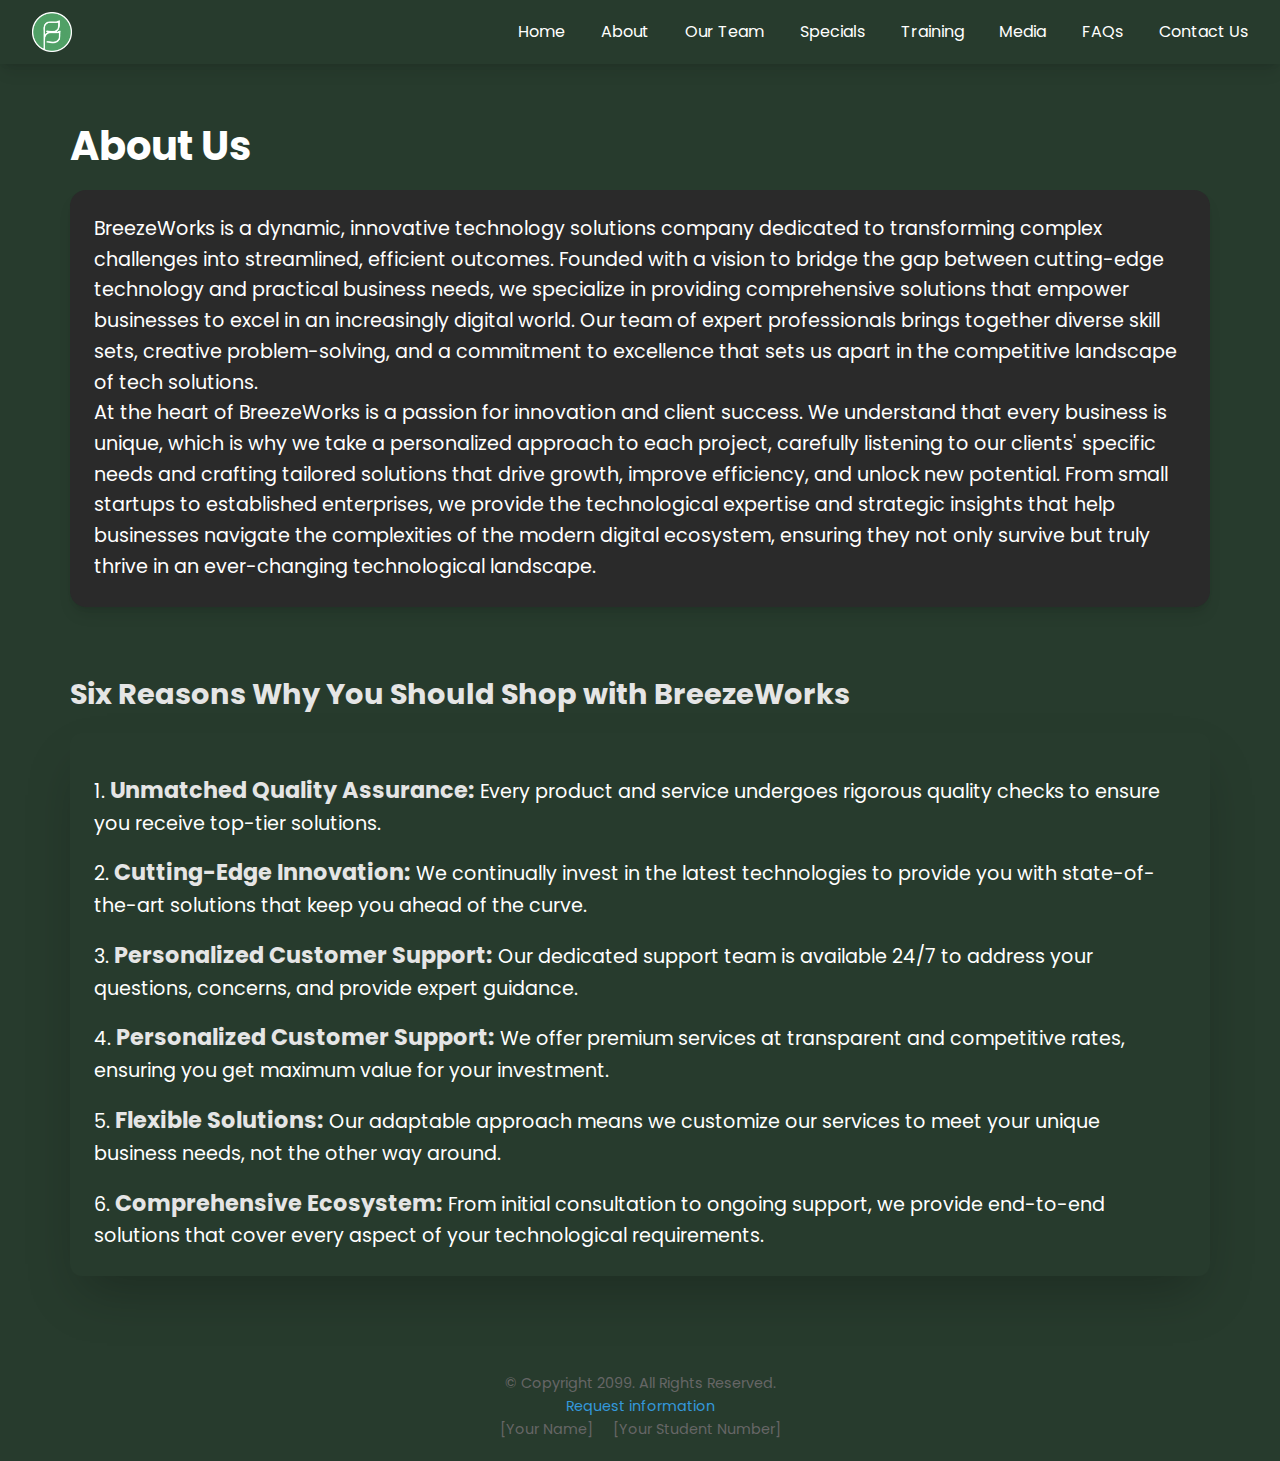
<file: pages/about.html>
<!DOCTYPE html>
<html lang="en">
  <head>
    <meta charset="UTF-8" />
    <meta name="viewport" content="width=device-width, initial-scale=1.0" />
    <title>BreezeWorks - About us</title>
    <link rel="preconnect" href="https://fonts.googleapis.com" />
    <link rel="preconnect" href="https://fonts.gstatic.com" crossorigin />
    <link
      href="https://fonts.googleapis.com/css2?family=Poppins:ital,wght@0,100;0,200;0,300;0,400;0,500;0,600;0,700;0,800;0,900;1,100;1,200;1,300;1,400;1,500;1,600;1,700;1,800;1,900&display=swap"
      rel="stylesheet"
    />
    <link rel="icon" type="image/x-icon" href="../images/logo.png" />
    <link rel="stylesheet" href="../css/styles.css" />
    <link rel="stylesheet" href="../css/about.css" />
  </head>
  <body>
    <nav>
      <a href="../index.html" class="nav-logo">
        <img src="../images/logo.png" alt="BreezeWorks Logo" class="logo" />
      </a>
      <div class="nav-links-container">
        <a href="../index.html">Home</a>
        <a href="./about.html">About</a>
        <a href="./team.html">Our Team</a>
        <a href="./specials.html">Specials</a>
        <a href="./training.html">Training</a>
        <a href="./media.html">Media</a>
        <a href="./faqs.html">FAQs</a>
        <a href="./contact.html">Contact Us</a>
      </div>
    </nav>
    <div class="container">
      <main>
        <h1>About Us</h1>
        <section class="card">
          <p>
            BreezeWorks is a dynamic, innovative technology solutions company
            dedicated to transforming complex challenges into streamlined,
            efficient outcomes. Founded with a vision to bridge the gap between
            cutting-edge technology and practical business needs, we specialize
            in providing comprehensive solutions that empower businesses to
            excel in an increasingly digital world. Our team of expert
            professionals brings together diverse skill sets, creative
            problem-solving, and a commitment to excellence that sets us apart
            in the competitive landscape of tech solutions. <br />
            At the heart of BreezeWorks is a passion for innovation and client
            success. We understand that every business is unique, which is why
            we take a personalized approach to each project, carefully listening
            to our clients' specific needs and crafting tailored solutions that
            drive growth, improve efficiency, and unlock new potential. From
            small startups to established enterprises, we provide the
            technological expertise and strategic insights that help businesses
            navigate the complexities of the modern digital ecosystem, ensuring
            they not only survive but truly thrive in an ever-changing
            technological landscape.
          </p>
        </section>

        <section class="why-shop-with-us">
          <h2>Six Reasons Why You Should Shop with BreezeWorks</h2>
          <ol>
            <li>
              <span>Unmatched Quality Assurance:</span> Every product and
              service undergoes rigorous quality checks to ensure you receive
              top-tier solutions.
            </li>

            <li>
              <span>Cutting-Edge Innovation:</span> We continually invest in the
              latest technologies to provide you with state-of-the-art solutions
              that keep you ahead of the curve.
            </li>

            <li>
              <span>Personalized Customer Support:</span> Our dedicated support
              team is available 24/7 to address your questions, concerns, and
              provide expert guidance.
            </li>

            <li>
              <span>Personalized Customer Support:</span> We offer premium
              services at transparent and competitive rates, ensuring you get
              maximum value for your investment.
            </li>

            <li>
              <span>Flexible Solutions:</span> Our adaptable approach means we
              customize our services to meet your unique business needs, not the
              other way around.
            </li>

            <li>
              <span>Comprehensive Ecosystem:</span> From initial consultation to
              ongoing support, we provide end-to-end solutions that cover every
              aspect of your technological requirements.
            </li>
          </ol>
        </section>
      </main>
    </div>
    <footer>
      &copy; Copyright 2099. All Rights Reserved.<br />
      <a href="mailto:info@breezeworks.com">Request information</a><br />
      [Your Name] &nbsp; &nbsp; [Your Student Number]
    </footer>
  </body>
</html>
</file>
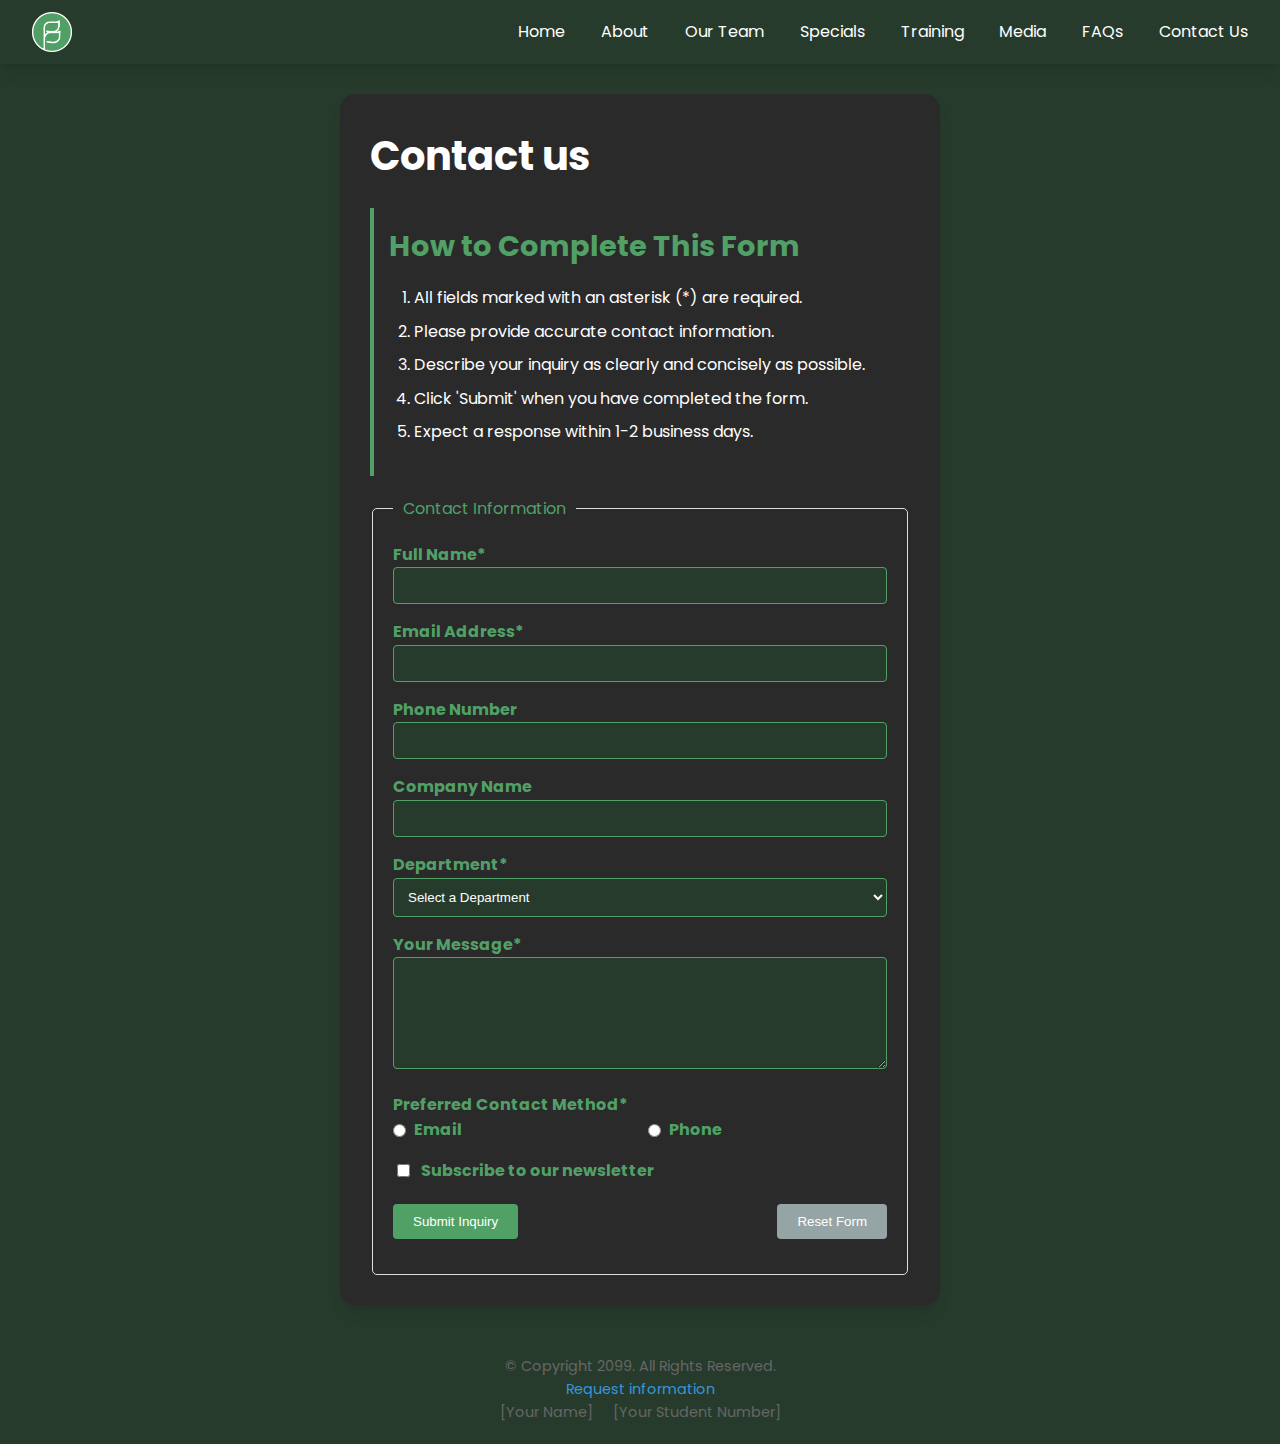
<file: pages/contact.html>
<!DOCTYPE html>
<html lang="en">
  <head>
    <meta charset="UTF-8" />
    <meta name="viewport" content="width=device-width, initial-scale=1.0" />
    <title>BreezeWorks - Specials</title>
    <link rel="preconnect" href="https://fonts.googleapis.com" />
    <link rel="preconnect" href="https://fonts.gstatic.com" crossorigin />
    <link rel="icon" type="image/x-icon" href="../images/logo.png" />
    <link
      href="https://fonts.googleapis.com/css2?family=Poppins:ital,wght@0,100;0,200;0,300;0,400;0,500;0,600;0,700;0,800;0,900;1,100;1,200;1,300;1,400;1,500;1,600;1,700;1,800;1,900&display=swap"
      rel="stylesheet"
    />
    <link rel="stylesheet" href="../css/styles.css" />
    <link rel="stylesheet" href="../css/contact.css" />
  </head>
  <body>
    <nav>
      <a href="../index.html" class="nav-logo">
        <img src="../images/logo.png" alt="BreezeWorks Logo" class="logo" />
      </a>
      <div class="nav-links-container">
        <a href="../index.html">Home</a>
        <a href="./about.html">About</a>
        <a href="./team.html">Our Team</a>
        <a href="./specials.html">Specials</a>
        <a href="./training.html">Training</a>
        <a href="./media.html">Media</a>
        <a href="./faqs.html">FAQs</a>
        <a href="./contact.html">Contact Us</a>
      </div>
    </nav>
    <div class="card form-container">
      <div>
        <h1>Contact us</h1>

        <div class="form-instructions">
          <h2>How to Complete This Form</h2>
          <ol>
            <li>All fields marked with an asterisk (*) are required.</li>
            <li>Please provide accurate contact information.</li>
            <li>Describe your inquiry as clearly and concisely as possible.</li>
            <li>Click 'Submit' when you have completed the form.</li>
            <li>Expect a response within 1-2 business days.</li>
          </ol>
        </div>

        <form action="#" method="post">
          <fieldset>
            <legend>Contact Information</legend>

            <div class="form-group">
              <label for="fullName">Full Name*</label>
              <input type="text" id="fullName" name="fullName" required />
            </div>

            <div class="form-group">
              <label for="email">Email Address*</label>
              <input type="email" id="email" name="email" required />
            </div>

            <div class="form-group">
              <label for="phone">Phone Number</label>
              <input type="tel" id="phone" name="phone" />
            </div>

            <div class="form-group">
              <label for="company">Company Name</label>
              <input type="text" id="company" name="company" />
            </div>

            <div class="form-group">
              <label for="department">Department*</label>
              <select id="department" name="department" required>
                <option value="">Select a Department</option>
                <option value="sales">Sales</option>
                <option value="support">Technical Support</option>
                <option value="billing">Billing</option>
                <option value="general">General Inquiry</option>
              </select>
            </div>

            <div class="form-group">
              <label for="message">Your Message*</label>
              <textarea
                id="message"
                name="message"
                rows="6"
                required
              ></textarea>
            </div>

            <div class="form-group">
              <label>Preferred Contact Method*</label>
              <div class="radio-group">
                <div class="radio-container">
                  <input
                    type="radio"
                    id="contactEmail"
                    name="contactMethod"
                    value="email"
                    required
                  />
                  <label for="contactEmail">Email</label>
                </div>
                <div class="radio-container">
                  <input
                    type="radio"
                    id="contactPhone"
                    name="contactMethod"
                    value="phone"
                  />
                  <label for="contactPhone">Phone</label>
                </div>
              </div>
            </div>

            <div class="form-group">
              <label style="display: flex; gap: 8px; align-items: center;">
                <input type="checkbox" name="subscribe" value="yes" style=" width: auto;" />
                Subscribe to our newsletter
              </label>
            </div>

            <div class="form-group submit-group">
              <button type="submit">Submit Inquiry</button>
              <button type="reset">Reset Form</button>
            </div>
          </fieldset>
        </form>
      </div>
    </div>
    <footer>
      &copy; Copyright 2099. All Rights Reserved.<br />
      <a href="mailto:info@breezeworks.com">Request information</a><br />
      [Your Name] &nbsp; &nbsp; [Your Student Number]
    </footer>
  </body>
</html>
</file>
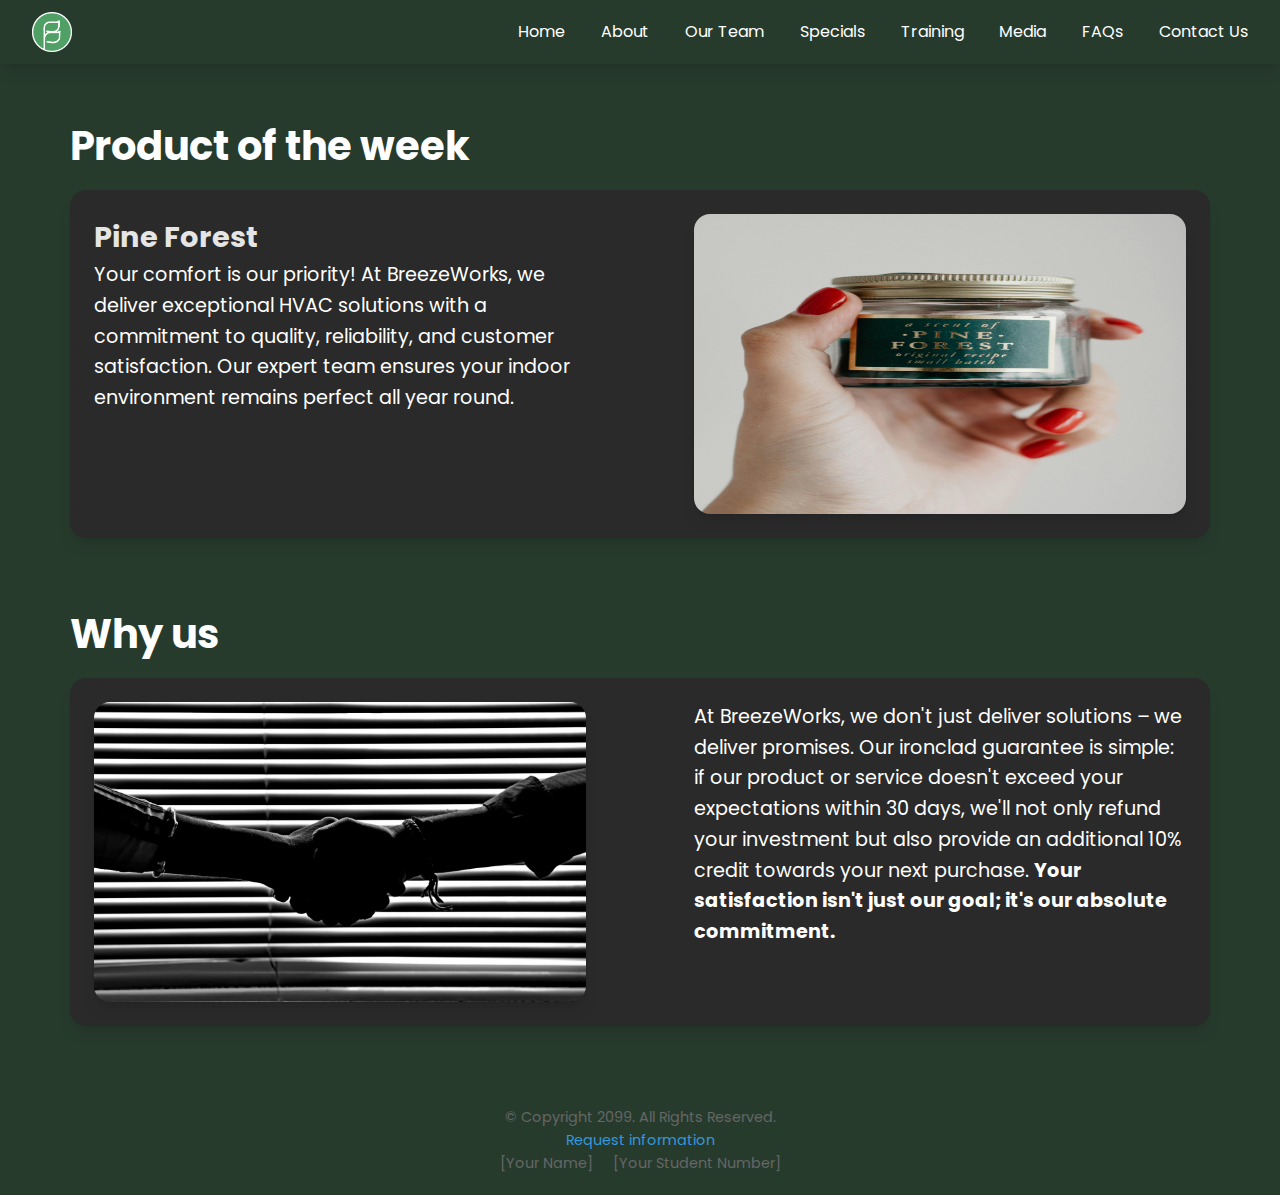
<file: pages/specials.html>
<!DOCTYPE html>
<html lang="en">
  <head>
    <meta charset="UTF-8" />
    <meta name="viewport" content="width=device-width, initial-scale=1.0" />
    <title>BreezeWorks - Specials</title>
    <link rel="preconnect" href="https://fonts.googleapis.com" />
    <link rel="preconnect" href="https://fonts.gstatic.com" crossorigin />
    <link rel="icon" type="image/x-icon" href="../images/logo.png">
    <link
      href="https://fonts.googleapis.com/css2?family=Poppins:ital,wght@0,100;0,200;0,300;0,400;0,500;0,600;0,700;0,800;0,900;1,100;1,200;1,300;1,400;1,500;1,600;1,700;1,800;1,900&display=swap"
      rel="stylesheet"
    />
    <link rel="stylesheet" href="../css/styles.css" />
  </head>
  <body>
    <nav>
      <a href="../index.html" class="nav-logo">
        <img src="../images/logo.png" alt="BreezeWorks Logo" class="logo" />
      </a>
      <div class="nav-links-container">
        <a href="../index.html">Home</a>
        <a href="./about.html">About</a>
        <a href="./team.html">Our Team</a>
        <a href="./specials.html">Specials</a>
        <a href="./training.html">Training</a>
        <a href="./media.html">Media</a>
        <a href="./faqs.html">FAQs</a>
        <a href="./contact.html">Contact Us</a>
      </div>
    </nav>
    <div class="container">
      <main>
        <div>
          <h1>Product of the week</h1>
          <div class="card">
            <div>
              <h2>Pine Forest</h2>
              <p>
                Your comfort is our priority! At BreezeWorks, we deliver
                exceptional HVAC solutions with a commitment to quality,
                reliability, and customer satisfaction. Our expert team ensures
                your indoor environment remains perfect all year round.
              </p>
            </div>
            <img
              src="../images/product-of-the-week.jpg"
              alt="Product of the week"
              width="50%"
              height="300px"
            />
          </div>
        </div>
        <div style="margin-top: 64px">
          <h1>Why us</h1>
          <div class="card">
            <img
              src="../images/guarantee.jpg"
              alt="Product of the week"
              width="50%"
              height="300px"
            />
            <div>
              <p>
                At BreezeWorks, we don't just deliver solutions &ndash; we
                deliver promises. Our ironclad guarantee is simple: if our
                product or service doesn't exceed your expectations within 30
                days, we'll not only refund your investment but also provide an
                additional 10% credit towards your next purchase.
                <strong
                  >Your satisfaction isn't just our goal; it's our absolute
                  commitment.</strong
                >
              </p>
            </div>
          </div>
        </div>
      </main>
    </div>
    <footer>
      &copy; Copyright 2099. All Rights Reserved.<br />
      <a href="mailto:info@breezeworks.com">Request information</a><br />
      [Your Name] &nbsp; &nbsp; [Your Student Number]
    </footer>
  </body>
</html>
</file>
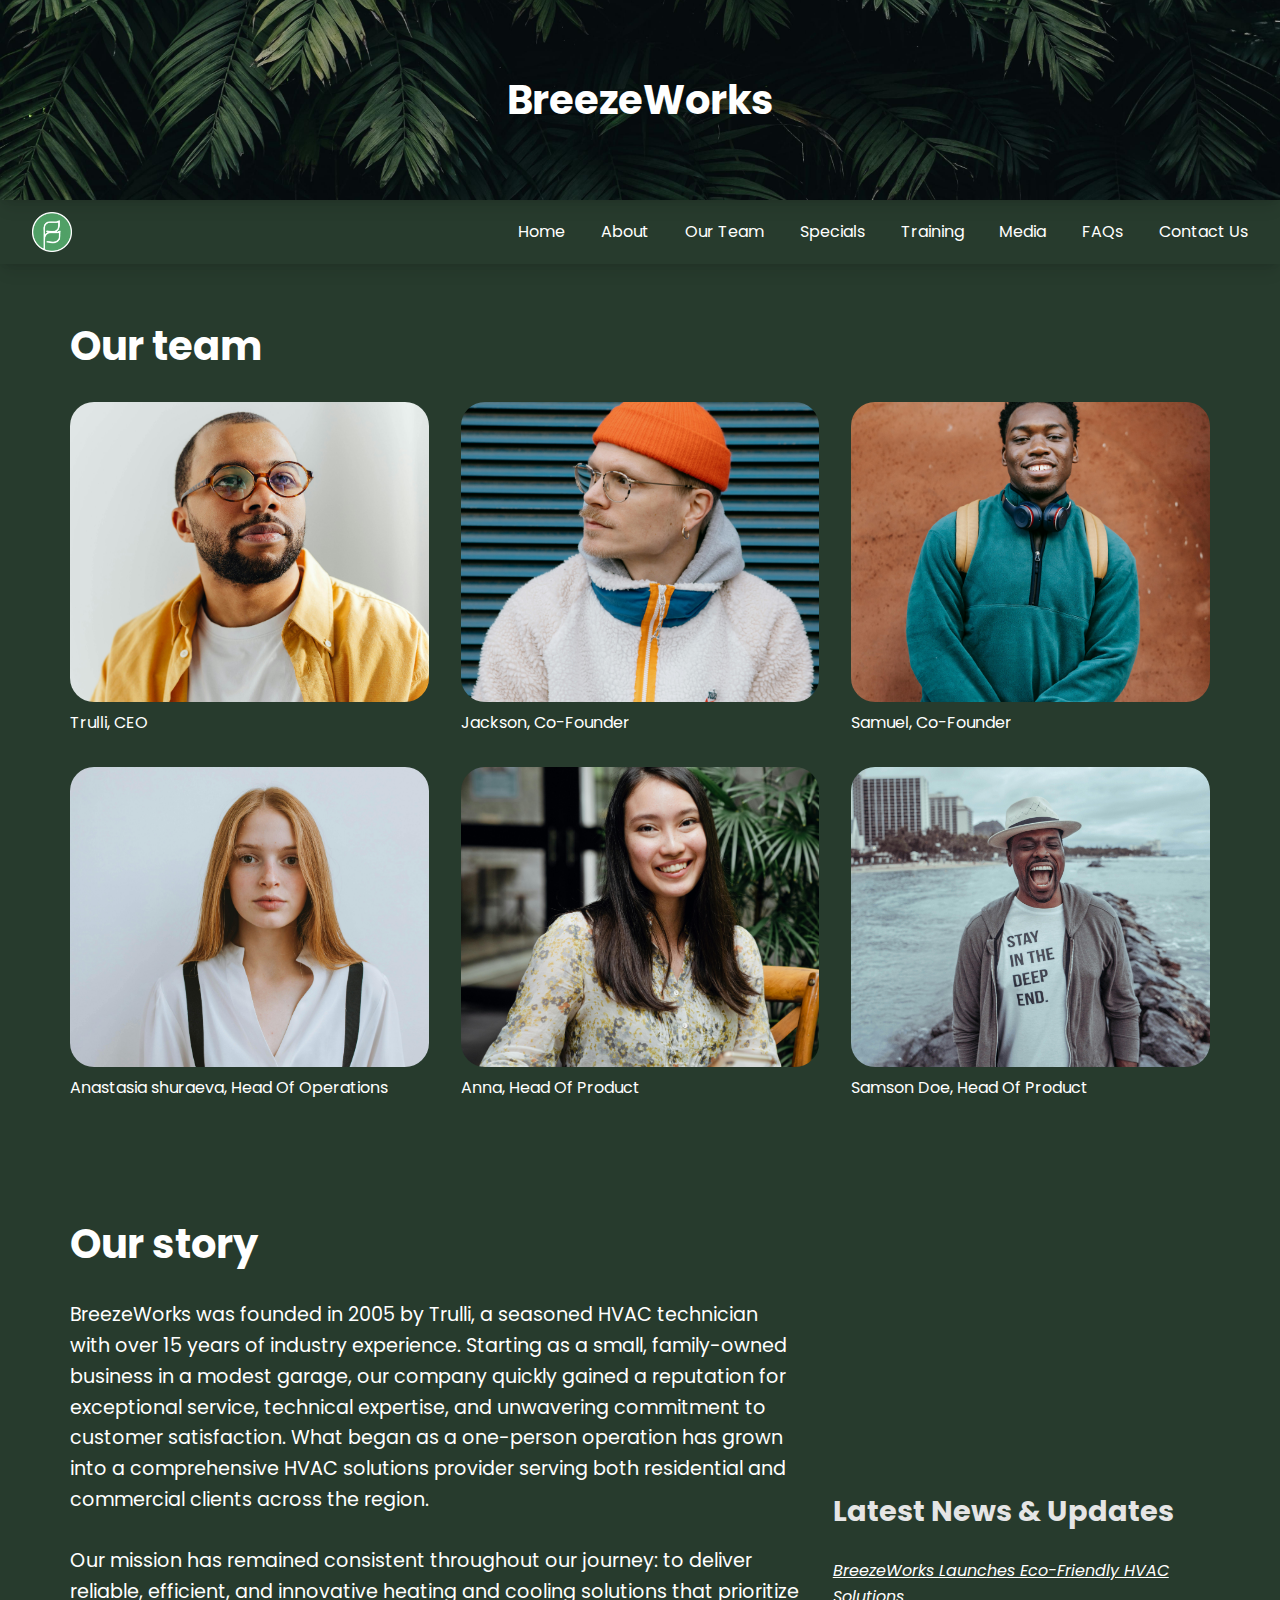
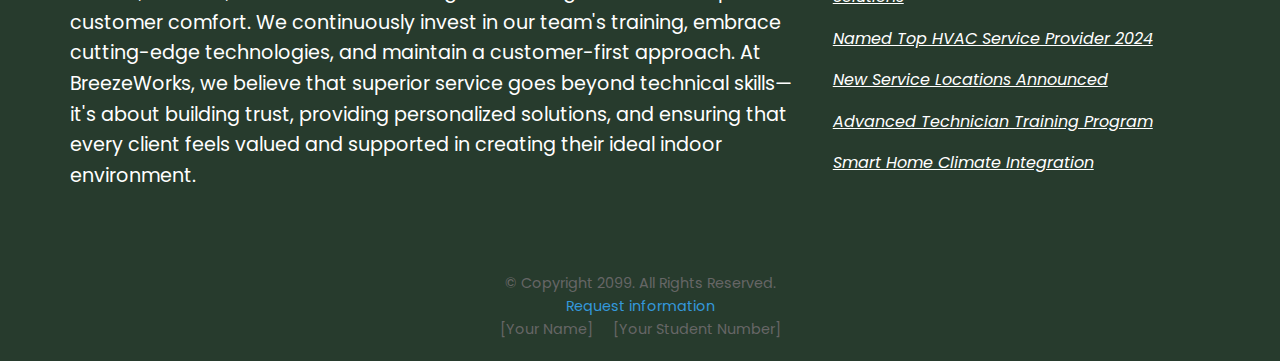
<file: pages/team.html>
<!DOCTYPE html>
<html lang="en">
  <head>
    <meta charset="UTF-8" />
    <meta name="viewport" content="width=device-width, initial-scale=1.0" />
    <title>BreezeWorks</title>
    <link rel="preconnect" href="https://fonts.googleapis.com" />
    <link rel="preconnect" href="https://fonts.gstatic.com" crossorigin />
    <link rel="icon" type="image/x-icon" href="/images/logo.png" />
    <link
      href="https://fonts.googleapis.com/css2?family=Poppins:ital,wght@0,100;0,200;0,300;0,400;0,500;0,600;0,700;0,800;0,900;1,100;1,200;1,300;1,400;1,500;1,600;1,700;1,800;1,900&display=swap"
      rel="stylesheet"
    />
    <link rel="stylesheet" href="../css/styles.css" />
    <link rel="stylesheet" href="../css/team.css" />
  </head>
  <body>
    <header class="banner">
      <img
        src="../images/banner.jpg"
        alt="BreezeWorks Banner"
        height="200"
        width="100%"
        class="banner-image"
      />
      <h1 class="banner-text">BreezeWorks</h1>
    </header>

    <nav>
      <a href="../index.html" class="nav-logo">
        <img src="../images/logo.png" alt="BreezeWorks Logo" class="logo" />
      </a>
      <div class="nav-links-container">
        <a href="../index.html">Home</a>
        <a href="./about.html">About</a>
        <a href="./team.html">Our Team</a>
        <a href="./specials.html">Specials</a>
        <a href="./training.html">Training</a>
        <a href="./media.html">Media</a>
        <a href="./faqs.html">FAQs</a>
        <a href="./contact.html">Contact Us</a>
      </div>
    </nav>
    <div class="container">
      <main>
        <section>
          <h1>Our team</h1>
          <div class="our-team">
            <figure>
              <img
                src="../images/our-team/CEO.jpg"
                alt="ceo"
                style="width: 100%"
                height="300px"
              />
              <figcaption>Trulli, CEO</figcaption>
            </figure>
            <figure>
              <img
                src="../images/our-team/co-founder.jpg"
                alt="co-founder"
                style="width: 100%"
                height="300px"
              />
              <figcaption>Jackson, Co-Founder</figcaption>
            </figure>
            <figure>
              <img
                src="../images/our-team/co-founder-2.jpg"
                alt="co-founder"
                style="width: 100%"
                height="300px"
              />
              <figcaption>Samuel, Co-Founder</figcaption>
            </figure>
            <figure>
              <img
                src="../images/our-team/head-of-operations.jpg"
                alt="head of operations"
                style="width: 100%"
                height="300px"
              />
              <figcaption>Anastasia shuraeva, Head Of Operations</figcaption>
            </figure>
            <figure>
              <img
                src="../images/our-team/head-of-product.jpg"
                alt="head of product"
                style="width: 100%"
                height="300px"
              />
              <figcaption>Anna, Head Of Product</figcaption>
            </figure>
            <figure>
              <img
                src="../images/our-team/head-of-product-2.jpg"
                alt="head of product"
                style="width: 100%"
                height="300px"
              />
              <figcaption>Samson Doe, Head Of Product</figcaption>
            </figure>
          </div>
        </section>
        <div style="margin-top: 112px" class="row-container">
          <section class="our-story">
            <h1>Our story</h1>
            <p>
              BreezeWorks was founded in 2005 by Trulli, a seasoned HVAC
              technician with over 15 years of industry experience. Starting as
              a small, family-owned business in a modest garage, our company
              quickly gained a reputation for exceptional service, technical
              expertise, and unwavering commitment to customer satisfaction.
              What began as a one-person operation has grown into a
              comprehensive HVAC solutions provider serving both residential and
              commercial clients across the region. <br />
              <br />
              Our mission has remained consistent throughout our journey: to
              deliver reliable, efficient, and innovative heating and cooling
              solutions that prioritize customer comfort. We continuously invest
              in our team's training, embrace cutting-edge technologies, and
              maintain a customer-first approach. At BreezeWorks, we believe
              that superior service goes beyond technical skills—it's about
              building trust, providing personalized solutions, and ensuring
              that every client feels valued and supported in creating their
              ideal indoor environment.
            </p>
          </section>
          <aside>
            <h2>Latest News & Updates</h2>
            <ul class="news-links">
              <li>
                <a href="#">BreezeWorks Launches Eco-Friendly HVAC Solutions</a>
              </li>
              <li>
                <a href="#">Named Top HVAC Service Provider 2024</a>
              </li>
              <li>
                <a href="#">New Service Locations Announced</a>
              </li>
              <li>
                <a href="#">Advanced Technician Training Program</a>
              </li>
              <li>
                <a href="#">Smart Home Climate Integration</a>
              </li>
            </ul>
          </aside>
        </div>
      </main>
    </div>
    <footer>
      &copy; Copyright 2099. All Rights Reserved.<br />
      <a href="mailto:info@breezeworks.com">Request information</a><br />
      [Your Name] &nbsp; &nbsp; [Your Student Number]
    </footer>
  </body>
</html>
</file>
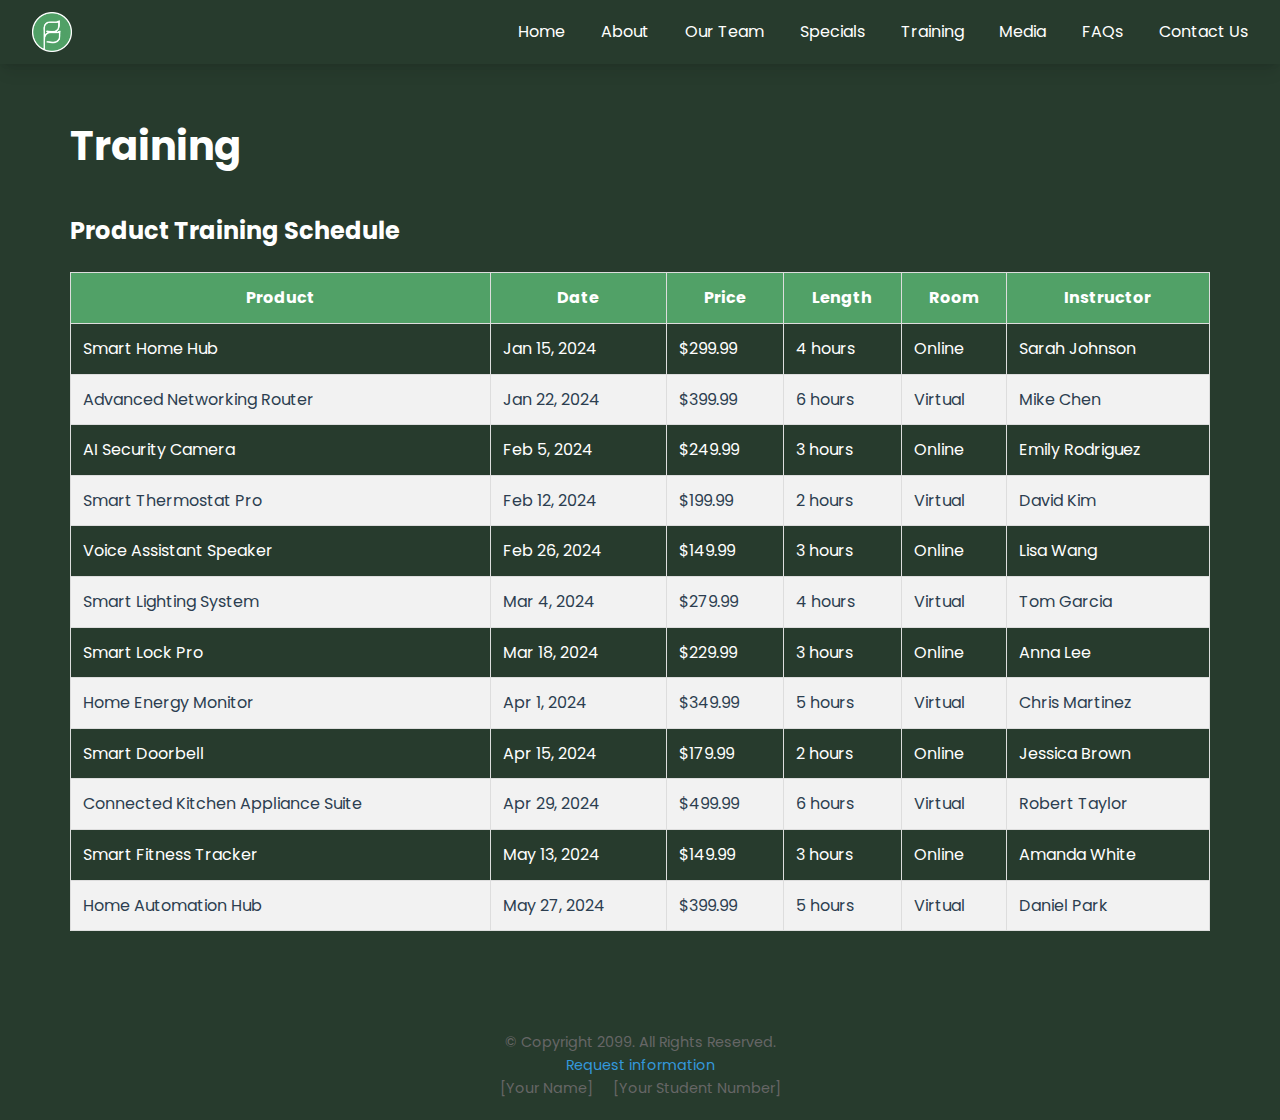
<file: pages/training.html>
<!DOCTYPE html>
<html lang="en">
  <head>
    <meta charset="UTF-8" />
    <meta name="viewport" content="width=device-width, initial-scale=1.0" />
    <title>BreezeWorks - Specials</title>
    <link rel="preconnect" href="https://fonts.googleapis.com" />
    <link rel="preconnect" href="https://fonts.gstatic.com" crossorigin />
    <link rel="icon" type="image/x-icon" href="../images/logo.png" />
    <link
      href="https://fonts.googleapis.com/css2?family=Poppins:ital,wght@0,100;0,200;0,300;0,400;0,500;0,600;0,700;0,800;0,900;1,100;1,200;1,300;1,400;1,500;1,600;1,700;1,800;1,900&display=swap"
      rel="stylesheet"
    />
    <link rel="stylesheet" href="../css/styles.css" />
    <link rel="stylesheet" href="../css/training.css" />
  </head>
  <body>
    <nav>
      <a href="../index.html" class="nav-logo">
        <img src="../images/logo.png" alt="BreezeWorks Logo" class="logo" />
      </a>
      <div class="nav-links-container">
        <a href="../index.html">Home</a>
        <a href="./about.html">About</a>
        <a href="./team.html">Our Team</a>
        <a href="./specials.html">Specials</a>
        <a href="./training.html">Training</a>
        <a href="./media.html">Media</a>
        <a href="./faqs.html">FAQs</a>
        <a href="./contact.html">Contact Us</a>
      </div>
    </nav>
    <div class="container">
      <main>
        <div>
          <h1 style="margin-bottom: 24px">Training</h1>
          <table>
            <caption>
              Product Training Schedule
            </caption>
            <thead>
              <tr>
                <th>Product</th>
                <th>Date</th>
                <th>Price</th>
                <th>Length</th>
                <th>Room</th>
                <th>Instructor</th>
              </tr>
            </thead>
            <tbody>
              <tr>
                <td>Smart Home Hub</td>
                <td>Jan 15, 2024</td>
                <td>$299.99</td>
                <td>4 hours</td>
                <td>Online</td>
                <td>Sarah Johnson</td>
              </tr>
              <tr>
                <td>Advanced Networking Router</td>
                <td>Jan 22, 2024</td>
                <td>$399.99</td>
                <td>6 hours</td>
                <td>Virtual</td>
                <td>Mike Chen</td>
              </tr>
              <tr>
                <td>AI Security Camera</td>
                <td>Feb 5, 2024</td>
                <td>$249.99</td>
                <td>3 hours</td>
                <td>Online</td>
                <td>Emily Rodriguez</td>
              </tr>
              <tr>
                <td>Smart Thermostat Pro</td>
                <td>Feb 12, 2024</td>
                <td>$199.99</td>
                <td>2 hours</td>
                <td>Virtual</td>
                <td>David Kim</td>
              </tr>
              <tr>
                <td>Voice Assistant Speaker</td>
                <td>Feb 26, 2024</td>
                <td>$149.99</td>
                <td>3 hours</td>
                <td>Online</td>
                <td>Lisa Wang</td>
              </tr>
              <tr>
                <td>Smart Lighting System</td>
                <td>Mar 4, 2024</td>
                <td>$279.99</td>
                <td>4 hours</td>
                <td>Virtual</td>
                <td>Tom Garcia</td>
              </tr>
              <tr>
                <td>Smart Lock Pro</td>
                <td>Mar 18, 2024</td>
                <td>$229.99</td>
                <td>3 hours</td>
                <td>Online</td>
                <td>Anna Lee</td>
              </tr>
              <tr>
                <td>Home Energy Monitor</td>
                <td>Apr 1, 2024</td>
                <td>$349.99</td>
                <td>5 hours</td>
                <td>Virtual</td>
                <td>Chris Martinez</td>
              </tr>
              <tr>
                <td>Smart Doorbell</td>
                <td>Apr 15, 2024</td>
                <td>$179.99</td>
                <td>2 hours</td>
                <td>Online</td>
                <td>Jessica Brown</td>
              </tr>
              <tr>
                <td>Connected Kitchen Appliance Suite</td>
                <td>Apr 29, 2024</td>
                <td>$499.99</td>
                <td>6 hours</td>
                <td>Virtual</td>
                <td>Robert Taylor</td>
              </tr>
              <tr>
                <td>Smart Fitness Tracker</td>
                <td>May 13, 2024</td>
                <td>$149.99</td>
                <td>3 hours</td>
                <td>Online</td>
                <td>Amanda White</td>
              </tr>
              <tr>
                <td>Home Automation Hub</td>
                <td>May 27, 2024</td>
                <td>$399.99</td>
                <td>5 hours</td>
                <td>Virtual</td>
                <td>Daniel Park</td>
              </tr>
            </tbody>
          </table>
        </div>
      </main>
    </div>
    <footer>
      &copy; Copyright 2099. All Rights Reserved.<br />
      <a href="mailto:info@breezeworks.com">Request information</a><br />
      [Your Name] &nbsp; &nbsp; [Your Student Number]
    </footer>
  </body>
</html>
</file>
<file: css/styles.css>
* {
  box-sizing: border-box;
}

body,
h1,
h2,
h3,
p {
  margin: 0;
  padding: 0;
}

body {
  color: white;
  background-color: #273b2d;
  margin: 0;
  padding: 0;
  font-family: "Poppins", "Arial", sans-serif;
  line-height: 1.6;
}

a {
  color: #3498db;
  text-decoration: none;
}

a:hover {
  text-decoration: underline;
}

nav {
  padding: 12px 32px;
  text-align: center;
  display: flex;
  justify-content: space-between;
  align-items: center;
  box-shadow: 0 10px 15px -3px rgb(0 0 0 / 0.1), 0 4px 6px -4px rgb(0 0 0 / 0.1);
}

nav a {
  color: white;
  font-size: 16px;
  transition: color 0.3s ease;
}

nav a:hover {
  font-weight: 500;
  transition: font-weight 0.3s ease;
}

.nav-links-container {
  width: 60%;
  display: flex;
  justify-content: space-between;
}

.logo {
  height: 40px;
  vertical-align: middle;
  margin-right: 20px;
}

main {
  padding: 30px;
  margin: 20px 0;
}

h1 {
  font-size: 2.5em;
}

h2 {
  color: #e5e5e5;
  font-size: 1.8em;
}

h3 {
  color: black;
  font-size: 1.5em;
}

.container {
  max-width: 1200px;
  margin: 0 auto;
}

.card {
  display: flex;
  gap: 108px;
  margin-top: 12px;
  background-color: #2a2a2a;
  padding: 24px;
  border-radius: 1rem;
  box-shadow: 0 10px 15px -3px rgb(0 0 0 / 0.1), 0 4px 6px -4px rgb(0 0 0 / 0.1);
}

.card div {
  width: 50%;
}

.card img {
  border-radius: 1rem;
  box-shadow: 0 10px 15px -3px rgb(0 0 0 / 0.1), 0 4px 6px -4px rgb(0 0 0 / 0.1);
}

.card p {
  font-size: 1.2em;
}

.banner {
  height: 200px;
  position: relative;
  box-shadow: 0 10px 15px -3px rgb(0 0 0 / 0.1), 0 4px 6px -4px rgb(0 0 0 / 0.1);
}

.banner-image {
  object-fit: cover;
}

.banner-text {
  position: absolute;
  z-index: 1;
  left: 50%;
  top: 50%;
  transform: translate(-50%, -50%);
  width: 100%;
  height: auto;
  text-align: center;
}

.welcome-content {
  display: flex;
  align-items: center;
  gap: 30px;
}

.welcome-image {
  max-width: 400px;
  border-radius: 10px;
}

footer {
  text-align: center;
  font-size: 0.9em;
  margin-top: 30px;
  padding: 20px;
  color: #666;
}

@media (max-width: 768px) {
  .nav-links-container {
    display: none;
  }
}

@media (max-width: 640px) {
  main {
    padding: 12px;
  }
}
</file>
<file: css/about.css>
.why-shop-with-us {
  margin-top: 64px;
}

ol {
  list-style-position: inside;
  box-shadow: 0 25px 50px -12px rgb(0 0 0 / 0.25);
  border-radius: 12px;
  padding: 24px;
}

li {
  font-size: 1.2rem;
  margin-top: 16px;
}

li span {
  font-size: 1.4rem;
  color: #e5e5e5;
  font-weight: 700;
}

@media (max-width: 768px) {
  .why-shop-with-us {
    margin-top: 32px;
  }

  ol {
    display: grid;
    grid-template-columns: 1fr 1fr;
    gap: 12px;
    padding: 0;
    border-radius: 0;
    box-shadow: none;
    margin-top: 0;
  }

  li,
  li span {
    font-size: 1rem;
  }
}

@media (max-width: 640px) {
  h1,
  h2 {
    text-align: center;
  }

  h2 {
    font-size: 1.38rem;
  }
}
</file>
<file: css/contact.css>
.form-container {
  display: block;
  width: 600px;
  margin: 30px auto;
  padding: 30px;
}

.card div {
  width: 100%;
}

.form-instructions {
  border-left: 4px solid #51a167;
  padding: 15px;
  margin: 20px 0;
}

.form-instructions h2 {
  color: #51a167;
  margin-bottom: 10px;
}

.form-instructions ol {
  padding-left: 25px;
}

.form-instructions li {
  margin-bottom: 8px;
}

form {
  width: 100%;
}

fieldset {
  border: 1px solid #ddd;
  border-radius: 5px;
  padding: 20px;
}

legend {
  padding: 0 10px;
  color: #51a167;
}

.form-group {
  margin-bottom: 15px;
}

label {
  font-weight: bold;
  color: #51a167;
}

input,
select,
textarea {
  color: white;
  background: #273b2d;
  width: 100%;
  padding: 10px;
  border: 1px solid #51a167;
  border-radius: 4px;
  transition: border-color 0.3s;
}

input:focus,
select:focus,
textarea:focus {
  outline: none;
  border-color: #2a2a2a;
}

.radio-group {
  display: flex;
  gap: 15px;
}

.radio-group input[type="radio"] {
  width: auto;
  margin: 0;
}

.radio-container {
  display: flex;
  align-items: center;
  gap: 8px;
}

textarea {
  resize: vertical;
}

.submit-group {
  display: flex;
  justify-content: space-between;
  margin-top: 20px;
}

button {
  padding: 10px 20px;
  background-color: #51a167;
  color: white;
  border: none;
  border-radius: 4px;
  cursor: pointer;
  transition: background-color 0.3s;
}

button:hover {
  opacity: 0.8;
}

button[type="reset"] {
  background-color: #95a5a6;
}

button[type="reset"]:hover {
  background-color: #7f8c8d;
}
</file>
<file: css/team.css>
h1 {
  margin-bottom: 24px;
}

figure {
  margin: 0;
}

.our-team {
  display: grid;
  grid-template-columns: 1fr 1fr 1fr;
  gap: 32px;
}

.our-team img {
  object-fit: cover;
  border-radius: 24px;
}

.row-container {
  display: flex;
  gap: 32px;
}

.row-container section {
  flex-basis: 70%;
}

.row-container section p {
  font-size: 1.2rem;
}

aside {
    align-self: flex-end;

}

aside h2 {
  margin-bottom: 24px;
}

.news-links {
  list-style-type: none;
  padding: 0;
  font-style: italic;
}

.news-links li {
  margin-bottom: 1rem;
}

aside a {
  color: white;
  text-decoration: underline;
}
</file>
<file: css/training.css>
table {
  width: 100%;
  border-collapse: collapse;
  margin-bottom: 20px;
}

caption {
  font-size: 1.5em;
  margin-bottom: 12px;
  font-weight: bold;
  text-align: left;
  padding: 10px 0;
}

th {
  background-color: #51a167;
  padding: 12px;
  border: 1px solid #ddd;
}
td {
  padding: 12px;
  border: 1px solid #ddd;
}

tbody tr:nth-child(even) {
  background-color: #f2f2f2;
  color: #2c3e50;
}

tbody tr:hover {
  color: #2c3e50;
  background-color: #ddd;
  transition: background-color 0.3s ease;
}
</file>
